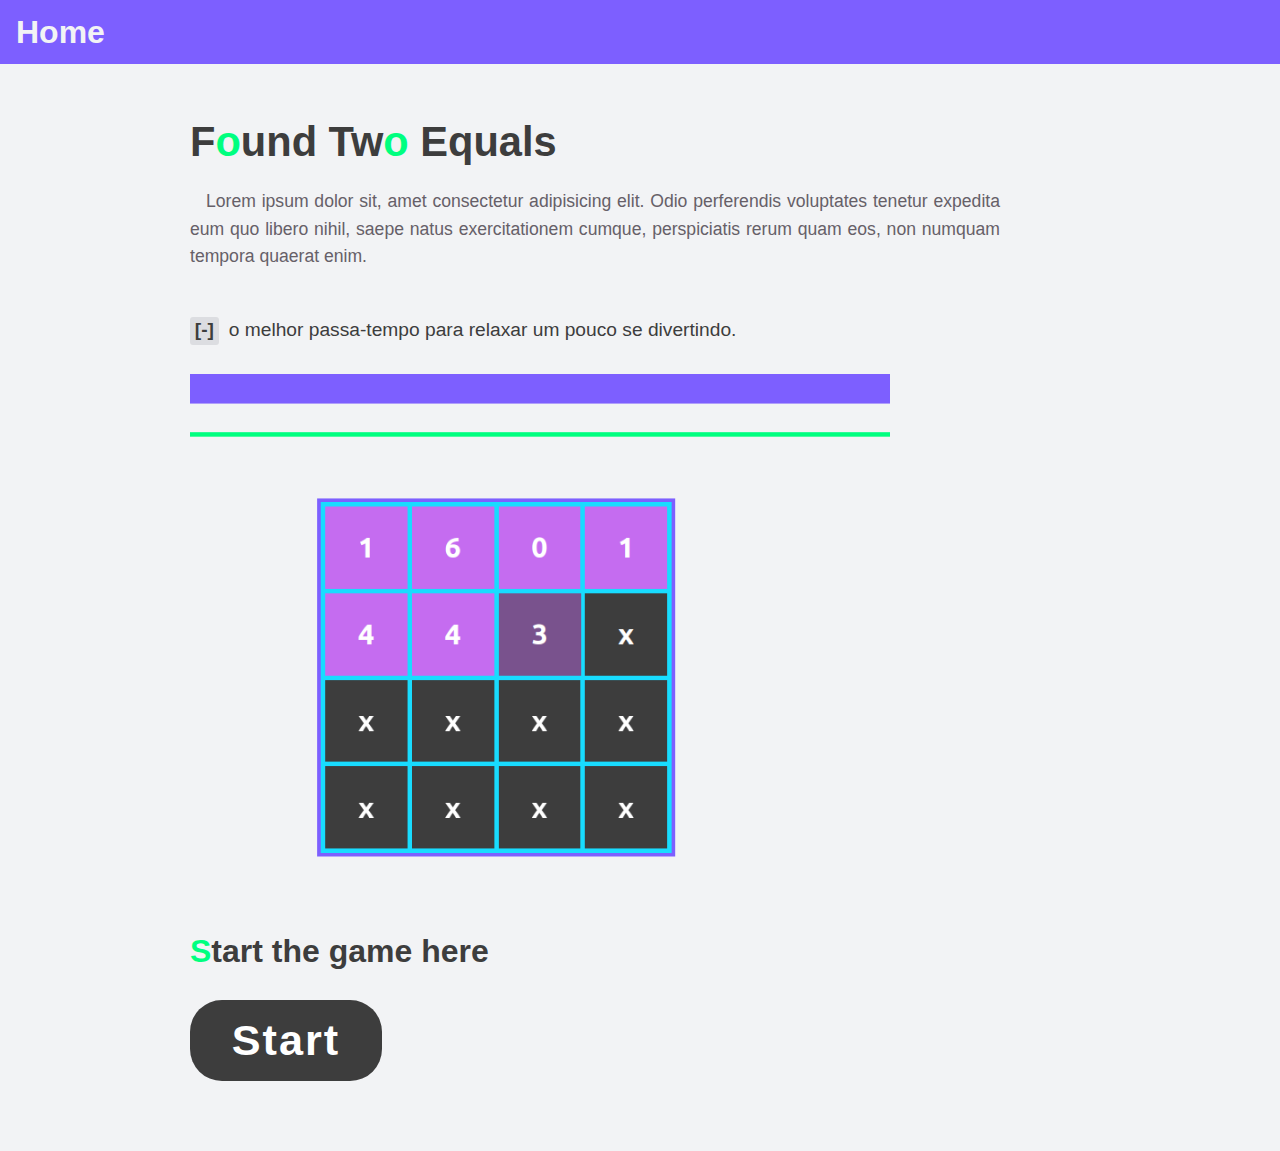
<file: index.html>
<!DOCTYPE html>
<html lang="en">
  <head>
    <meta charset="UTF-8" />
    <meta http-equiv="X-UA-Compatible" content="IE=edge" />
    <meta name="viewport" content="width=device-width, initial-scale=1.0" />
    <title>Home</title>
    <link rel="stylesheet" href="./src/css/reset.css" />
    <link rel="stylesheet" href="./src/css/main.css" />
    <link rel="stylesheet" href="./src/css/home.css" />
  </head>
  <body>
    <header class="header">
      <h1 class="logo">Home</h1>
    </header>
    <main class="body">
      <section class="text">
        <h1 class="title_game">F<span>o</span>und Tw<span>o</span> Equals</h1>
        <p class="text_game">
          Lorem ipsum dolor sit, amet consectetur adipisicing elit. Odio
          perferendis voluptates tenetur expedita eum quo libero nihil, saepe
          natus exercitationem cumque, perspiciatis rerum quam eos, non numquam
          tempora quaerat enim.
        </p>
      </section>
      <section class="init_game">
        <p class="desc">o melhor passa-tempo para relaxar um pouco se divertindo.</p>
        
        <div class="img_container">
          <span class="close">
            <span></span>
            <span></span>
          </span>
          <img src="./src/assets/img/game_photo.png" alt="foto do jogo" class="img_game">
        </div>
      
        <h2 class="title">start the game here</h2>
        <div class="buttons" onclick="window.location.replace('game.html');">
          <button class="start">Start</button>
        </div>
      </section>
    </main>
    <script src="./src/js/page/main.js"></script>
  </body>
</html>
</file>
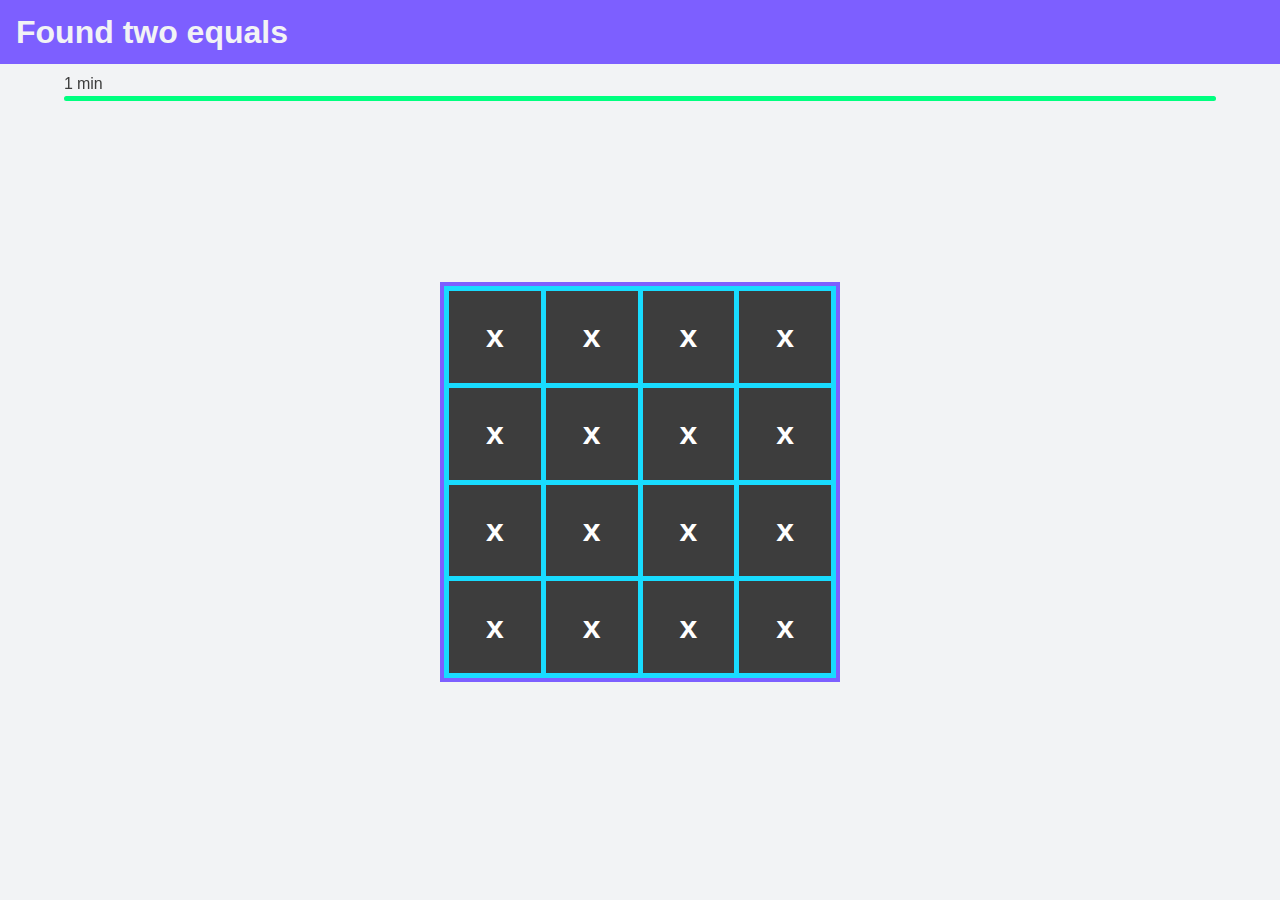
<file: game.html>
<!DOCTYPE html>
<html lang="en">
<head>
  <meta charset="UTF-8">
  <meta name="viewport" content="width=device-width, initial-scale=1.0">
  <title>Game</title>
  <link rel="stylesheet" href="./src/css/reset.css">
  <link rel="stylesheet" href="./src/css/main.css">
  <link rel="stylesheet" href="./src/css/game.css">
  <link rel="stylesheet" href="./src/css/progress.css">
</head>
<body>
  <section id="status_game">
    <div class="box_status">
      <div id="message">
        <p id="msg">your lose the game</p>
      </div>
      <div id="buttons">
        <a href="/game.html" class="link">restart</a>
        <a href="/index.html" class="link">home</a>
      </div>
    </div>
  </section>
  <header class="header">
    <h1 class="logo">Found two equals</h1>
  </header>
  <section class="timer">
    <div class="timer r">
    <p class="time"><span id="number_time">1</span><span id="type_time">min</span></p>
    <div class="barTime">
      <span class="progress" style="width: 100%" id="progress_bar"></span>
    </div>
    </div>
  </section>
  <main class="game">
    <section class="game_board">
    </section>
  </main>
  <script type="module" src="./src/js/game/main.js"></script>
  <script type="module" src="./src/js/utils/responsive.js"></script>
</body>
</html>
</file>
<file: src/css/main.css>
.header {
  width: 100%;
  height: 4rem;
  background: var(--purple2);
  display: flex;
  align-items: center;
  padding: 0 1rem;
  justify-content: center;
  z-index: 5;
  position: fixed;
}

.logo {
  color: var(--white);
  width: 100%;
  max-width: 1280px;
  text-align: left;
  font-size: 2rem;
}

@media screen and (max-height: 590px) and (max-width: 530px) {
  .header {
    margin: 0;
    justify-content: space-between;
  }

  .logo {
    font-size: 1.5rem;
    line-height: 1.5rem;
    text-align: center;
  }
}
</file>
<file: src/css/home.css>
.body {
  padding: 70px 0;
  display: flex;
  flex-direction: column;
  width: min(90vw, 900px);
  margin: auto;
}

.text {
  margin-top: 3rem;
  display: flex;
  flex-direction: column;
}

.title_game {
  font-size: 2.6rem;
  padding-bottom: 1.4rem;
}

.title_game span {
  color: springgreen;
}

.text_game {
  font-size: 1.1rem;
  width: 90%;
  text-align: justify;
  line-height: 1.7rem;
  text-indent: 1rem;
  color: rgb(102, 96, 104);
}

.init_game {
  margin-top: 3rem;
  display: flex;
  flex-direction: column;
}

.title {
  font-size: 2rem;
  text-transform: lowercase;
}

.title::first-letter {
  text-transform: uppercase;
  color: springgreen;
}

.desc::before {
  content: "[-]";
  color: var(--grey-dark);
  padding: 0.3rem;
  padding-top: 0.1rem;
  margin-right: 10px;
  text-align: center;
  line-height: 1.5rem;
  font-size: 1.2rem;
  border-radius: 3px;
  font-weight: bold;
  background: var(--soft-white);
}

.desc {
  font-size: 1.2rem;
  padding-bottom: 2rem;
}

.img_game {
  width: 100%;
  cursor: pointer;
  transition: 100ms;
  max-width: 700px;
}

.start {
  width: 12rem;
  font-size: 2.7em;
  padding: 1rem 0.5rem;
  color: white;
  font-weight: bold;
  background: var(--grey-dark);
  border-radius: 2rem;
  letter-spacing: 2px;
  margin-top: 30px;
  transition: 150ms;
  cursor: pointer;
}

.start:hover {
  background: springgreen;
  color: white;
  box-shadow: 0px 0px 5px 2px rgba(0, 0, 0, 0.2);
}

.close {
  display: none;
  position: fixed;
  z-index: 1000;
}

.close span {
  display: block;
  width: 30px;
  height: 5px;
  border-radius: 3px;
  background: white;
  cursor: pointer;
}

.close span:nth-child(1) {
  transform: rotateZ(45deg) translateX(12%);
}

.close span:nth-child(2) {
  transform: rotateZ(-45deg) translateX(12%);
}

.show_button_close {
  display: block;
  right: 2rem;
  top: 2rem;
}

.show_container_image {
  position: fixed;
  top: 0;
  left: 0;
  bottom: 0;
  right: 0;
  background: rgba(0, 0, 0, 0.4);
  z-index: 699;
}

.show_image {
  position: absolute;
  top: 50%;
  left: 50%;
  transform: translate(-50%, -50%);
  z-index: 700;
}

@media screen and (max-width: 680px) {
  .body {
    align-items: center;
  }
  .text {
    align-items: center;
  }
  .init_game {
    align-items: center;
  }
}

@media screen and (max-width: 550px) {
  .desc::before {
    display: none;
  }

  .title,
  .desc,
  .title_game {
    text-align: center;
  }
  
}
</file>
<file: src/css/game.css>
.game {
  width: 100%;
  min-height: calc(420px + 4rem);
  height: 100vh;
  display: flex;
  align-items: center;
  padding-bottom: 2rem;
}

.game_board {
  position: relative;
  top: 4rem;
  margin: 0 auto;
  margin-bottom: 2rem;
  z-index: 2;
  background: #18dcff;
  width: min(400px, 80vw);
  height: min(400px, 80vw);
  display: grid;
  grid-template-columns: 1fr 1fr 1fr 1fr;
  grid-template-rows: 1fr 1fr 1fr 1fr;
  grid-gap: 5px;
  padding: 5px;
  border: 4px solid var(--purple2);
}

@keyframes rotate {
  to {
    transform: rotateZ(180deg);
  }
}

.game_cube {
  display: flex;
  align-items: center;
  justify-content: center;
  background-color: var(--grey-dark);
  cursor: pointer;
  transition: all 150ms linear;
  color: white;
  animation-name: rotate;
  animation-duration: 1s;
  animation-delay: 100ms;
}

.value_cube::selection {
  background: transparent;
}

.game_cube:hover {
  border: 1px solid white;
  color: #7d5fff;
  z-index: 3;
  transform: scale(1.2) !important;
}

.value_cube {
  font-size: 2rem;
  color: inherit;
  pointer-events: none;
}

#status_game {
  width: 100vw;
  height: 100vh;
  position: fixed;
  z-index: 1000;
  background: rgba(0,0,0,.2);
  display: none;
  place-items: center;
}

.box_status {
  width: min(70vw, 90%);
  height: min(60vw, 90%);
  background: white;
  border-radius: 4px;
  padding: 10px;
  display: flex;
  align-items: center;
  justify-content: space-around;
  flex-direction: column;
  position: relative;
}

#msg {
  font-size: 3rem;
  font-weight: bold;
  text-align: center;
}

.link {
  padding: 10px 15px;
  border-radius: 3px;
  margin: 0 20px;
  background-color: #7d5fff;
  color: white;
  text-decoration: none;
  cursor: pointer;
  transition: 200ms;
}

.link:hover {
  background-color: #4d5fff;
}

@media screen and (max-width: 500px) {
  .box_status {
    width: 90vw;
    height: 90vh;
  }
}
</file>
<file: src/css/progress.css>
.timer.r {
  width: 90vw;
  border-radius: 4px;
  position: fixed;
  top: 75px;
  left: 50%;
  transform: translateX(-50%);
  display: flex;
  flex-direction: column;
  align-items: left;
}

.time {
  padding-bottom: 3px;
  color: var(--grey-dark);
}

#number_time {
  display: inline-block;
  width: fit-content;
  width: -moz-fit-content;
  text-align: center;
  color: inherit;
}
#type_time {
  color: inherit;
  padding-left: 4px;
}

.barTime {
  height: 5px;
  position: relative;  
  background: transparent;
  background: var(--soft-white);
}

.barTime,
.progress {
  width: 100%;
  border-radius: 4px;
}

.progress {
  display: block;
  height: 100%;
  background: springgreen;
  transition: 100ms;
}

.progress:hover {
  margin-top: -1px;
  height: calc(100% + 2px);
}
</file>
